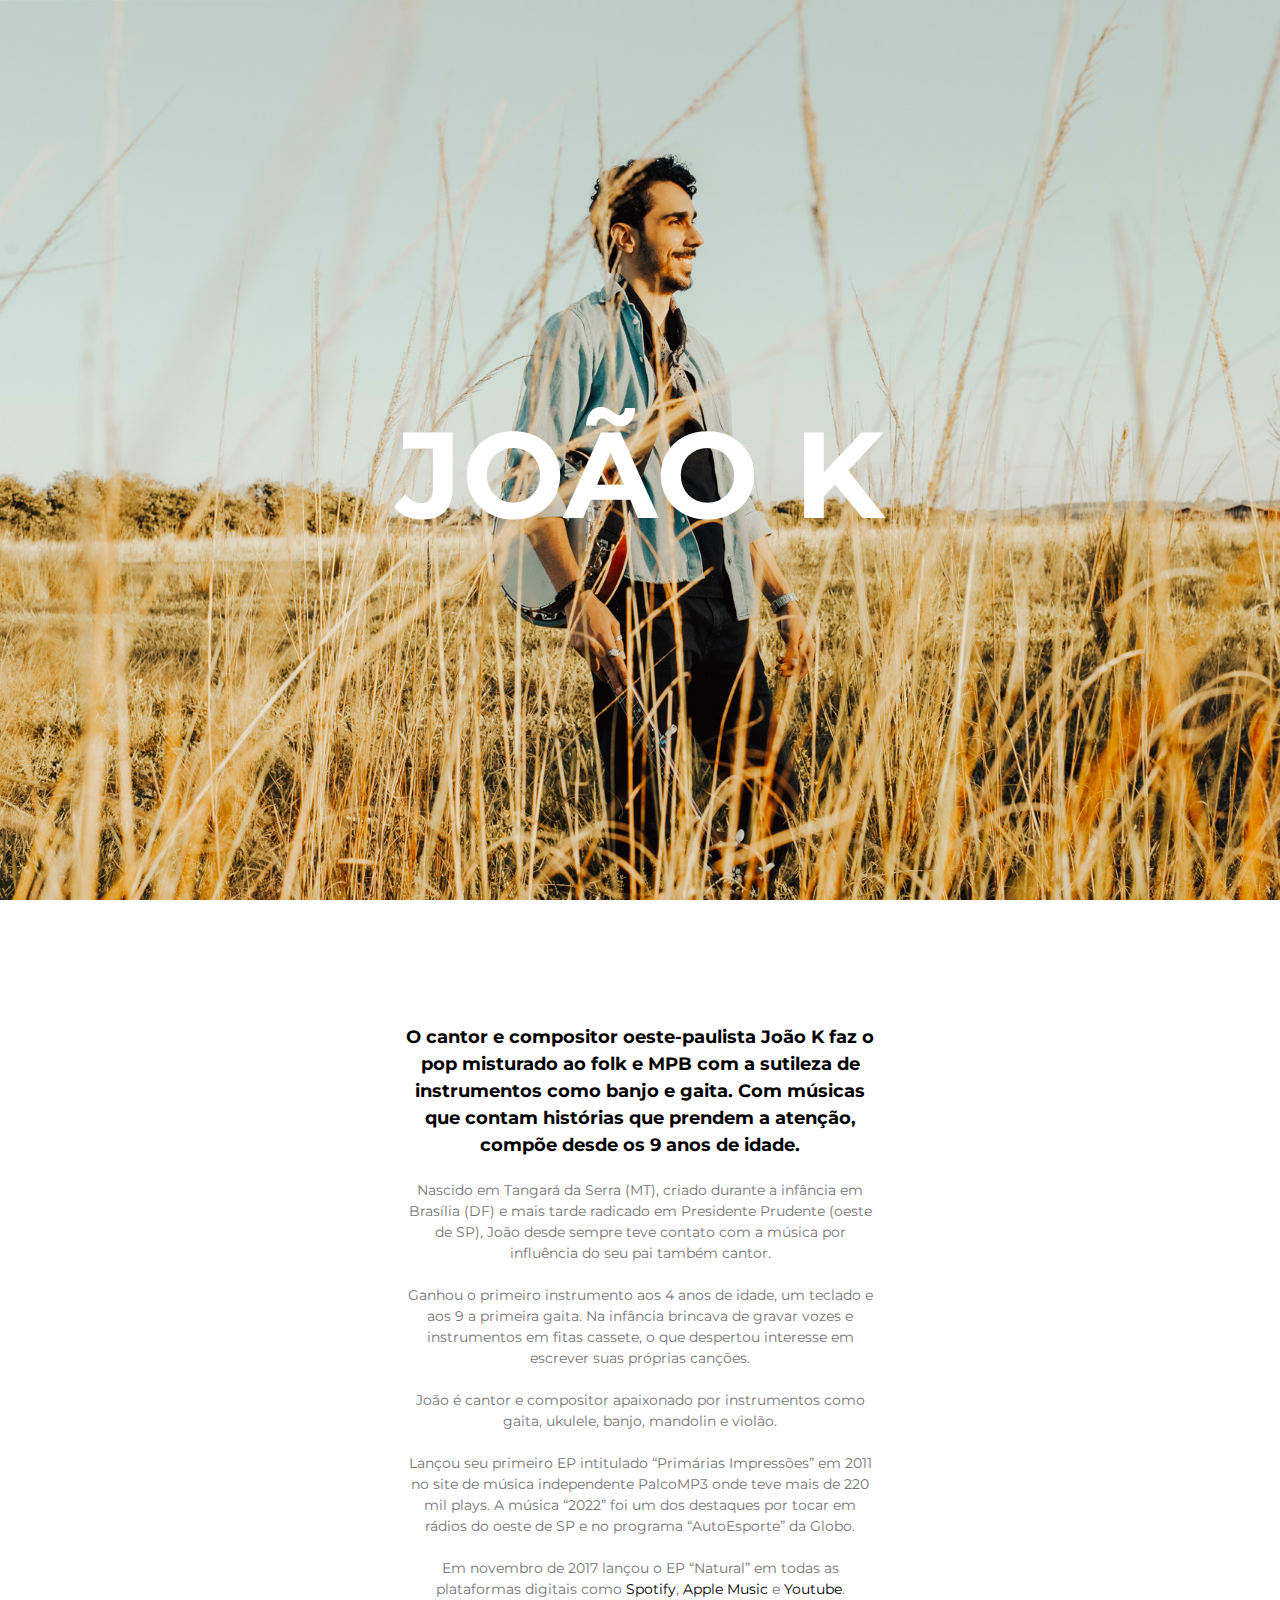
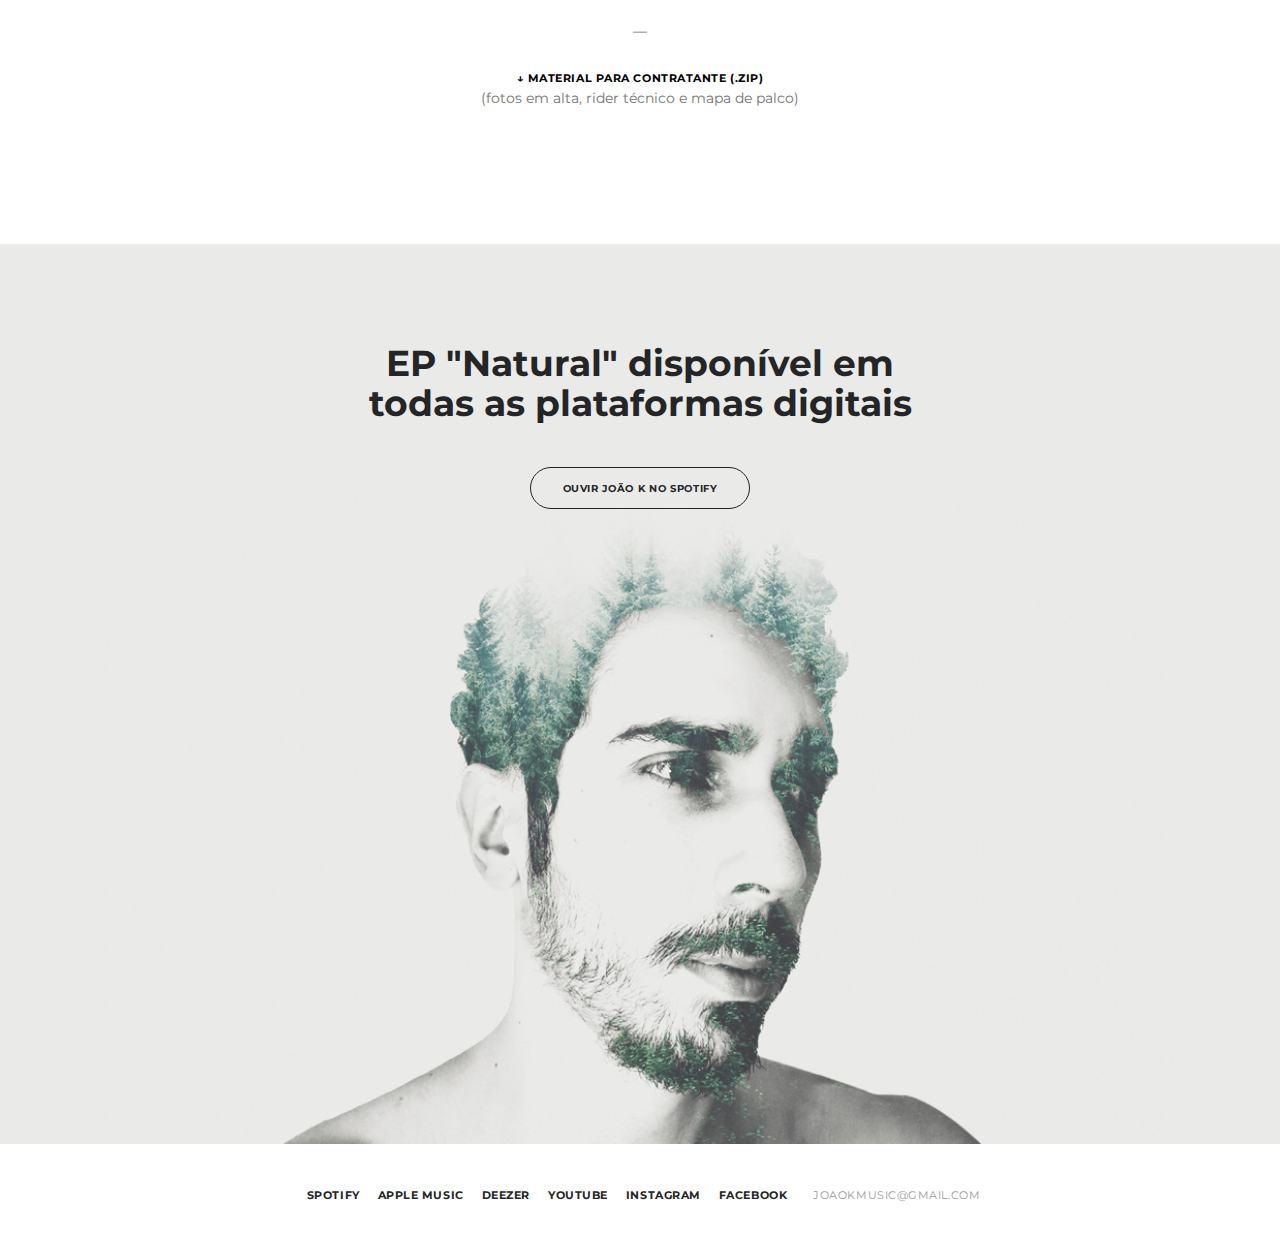
<file: index.html>
<!DOCTYPE html>
<html>
  <head>
    <!--the must have tags-->
    <meta charset="utf-8">
    <meta name="viewport" content="width=device-width">
    <!--the must have assets-->
    <link rel="stylesheet" href="css/main.css">
    <script src="js/main.js" defer></script>
    <!--page title-->
    <title>JOÃO K</title>
    <meta name="description" content="Site oficial do cantor e compositor João K com músicas, fotos, informações e etc.">
    <meta name="keywords" content="joão k, música, site, folk, mpb, cantor, compositor">
    <meta name="robots" content="index, follow">

    <meta property="og:title" content="JOÃO K">
	  <meta property="og:description" content="Site oficial do cantor e compositor João K com músicas, informações, fotos e etc.">
	  <meta property="og:image" content="https://joaok.com.br/img/bg/joaok.jpg">
    <meta property="og:type" content="website">
    <meta property="og:url" content="https://joaok.com.br">

    <meta name="twitter:card" content="summary">
    <meta name="twitter:site" content="@joaokmusic">
    
    <link rel="apple-touch-icon" sizes="180x180" href="/img/icons/apple-touch-icon.png">
    <link rel="icon" type="image/png" sizes="32x32" href="/img/icons/favicon-32x32.png">
    <link rel="icon" type="image/png" sizes="16x16" href="/img/icons/favicon-16x16.png">
    <link rel="manifest" href="/img/icons/site.webmanifest">
    <link rel="mask-icon" href="/img/icons/safari-pinned-tab.svg" color="#5bbad5">
    <link rel="shortcut icon" href="/img/icons/favicon.ico">
    <meta name="msapplication-TileColor" content="#da532c">
    <meta name="msapplication-config" content="/img/icons/browserconfig.xml">
    <meta name="theme-color" content="#ffffff">


  </head>
  <body>
    <main>



      <!-- == START OF COVER 08 ==-->
      <div style="background-image: url(img/bg/joaok.jpg)" class="cover cover--08 js-cover">
        
        <!-- == END OF HEADER 06 ==-->
        <div class="container">
          <div class="cover__content_box cover__content_box--08">
            <h1 class="cover__title cover__title--08"><span class="cover__title_text cover__title_text--08">JOÃO K</span></h1>
          </div>
        </div>
      </div>
      <!-- == END OF COVER 08 ==-->



      <!-- == START OF ABOUT 04 ==-->
      <div class="about about--04">
        <div class="container about_content_box--04">

          <br>
          <span class="about__text about__text--04">

            <strong style="font-size: 18px; color: #000;">O cantor e compositor oeste-paulista João K faz o pop misturado ao folk e MPB com a sutileza de instrumentos como banjo e gaita. Com músicas que contam histórias que prendem a atenção, compõe desde os 9 anos de idade.</strong>
            <br><br>
            Nascido em Tangará da Serra (MT), criado durante a infância em Brasília (DF) e mais tarde radicado em Presidente Prudente (oeste de SP), João desde sempre teve contato com a música por influência do seu pai também cantor. 
            <br><br>
            Ganhou o primeiro instrumento aos 4 anos de idade, um teclado e aos 9 a primeira gaita. Na infância brincava de gravar vozes e instrumentos em fitas cassete, o que despertou interesse em escrever suas próprias canções.
            <br><br>
            João é cantor e compositor apaixonado por instrumentos como gaita, ukulele, banjo, mandolin e violão.
            <br><br>
            Lançou seu primeiro EP intitulado “Primárias Impressões” em 2011 no site de música independente PalcoMP3 onde teve mais de 220 mil plays. A música “2022” foi um dos destaques por tocar em rádios do oeste de SP e no programa “AutoEsporte” da Globo.
            <br><br>
            Em novembro de 2017 lançou o EP “Natural” em todas as plataformas digitais como <a href="https://open.spotify.com/artist/1lXAvOpopzY4YQYhyE1Rsu?si=ZikwjyuDS_-akI8WwvX8rw" target="_blank" style="color:#000;">Spotify</a>, <a href="https://itunes.apple.com/br/album/natural-ep/1312812612" target="_blank" style="color:#000;">Apple Music</a> e <a href="https://www.youtube.com/joaok" target="_blank" style="color:#000;">Youtube</a>.
            <br><br>
            —
          </span>
          <br><br>
          <span class="about__text">

            <a href="https://drive.google.com/open?id=10_nALSnw_CcwavqjRkPprougd6uKUIzF" target="_blank" class="footer__nav__link footer__nav__link--01" style="color:#000;">↓ Material para contratante (.zip)</a><br>(fotos em alta, rider técnico e mapa de palco)
            
          </span>
        </div>
      </div>
      <!-- == END OF ABOUT 04 ==-->


      <!-- == START OF ABOUT 04 ==-->
      <div style="background-image: url(img/bg/joaok-natural-center.jpg)" class="about about--04">
        <div class="container about_content_box--04">
          <h2 class="about__title">EP "Natural" disponível em todas as plataformas digitais</h2><br><a href="https://open.spotify.com/artist/1lXAvOpopzY4YQYhyE1Rsu?si=ZikwjyuDS_-akI8WwvX8rw" class="button button--border-black">ouvir JOÃO K no spotify </a>
        </div>
      </div>
      <!-- == END OF ABOUT 04 ==-->


<style>
  my-email::after {
    content: attr(data-domain);
  }
  my-email::before {
    content: attr(data-user) "\0040";
  }
</style>


      <!-- == START OF FOOTER 01 ==-->
      <footer class="footer footer--01">
        <div class="container footer__container">
          <ul class="footer__nav footer__nav--01">
            <li class="footer__nav__item footer__nav__item--01"><a href="https://open.spotify.com/artist/1lXAvOpopzY4YQYhyE1Rsu?si=ZikwjyuDS_-akI8WwvX8rw" target="_blank" class="footer__nav__link footer__nav__link--01">spotify</a></li>

            <li class="footer__nav__item footer__nav__item--01"><a href="https://itunes.apple.com/br/album/natural-ep/1312812612" target="_blank" class="footer__nav__link footer__nav__link--01">apple music</a></li>
            <li class="footer__nav__item footer__nav__item--01"><a href="https://www.deezer.com/artist/13545751" target="_blank" class="footer__nav__link footer__nav__link--01">deezer</a></li>
            <li class="footer__nav__item footer__nav__item--01"><a href="https://www.youtube.com/joaok" target="_blank" class="footer__nav__link footer__nav__link--01">youtube</a></li>
            <li class="footer__nav__item footer__nav__item--01"><a href="https://www.instagram.com/joaokmusic" target="_blank" class="footer__nav__link footer__nav__link--01">instagram</a></li>
            <li class="footer__nav__item footer__nav__item--01"><a href="https://www.facebook.com/joaokmusic" target="_blank" class="footer__nav__link footer__nav__link--01">facebook</a></li>
            <li class="social__item social__item--left_margin"><span class="footer__nav__link footer__nav__link--01" style="color: #999;"><my-email data-user="joaokmusic" data-domain="gmail.com"></my-email></span></li>
          </ul>
        </div>
      </footer>
      <!-- == END OF FOOTER 01 ==-->



    </main>
  </body>
  <div class="js-overlay js-close-navigation js-close-menu overlay"></div>
</html>
</file>
